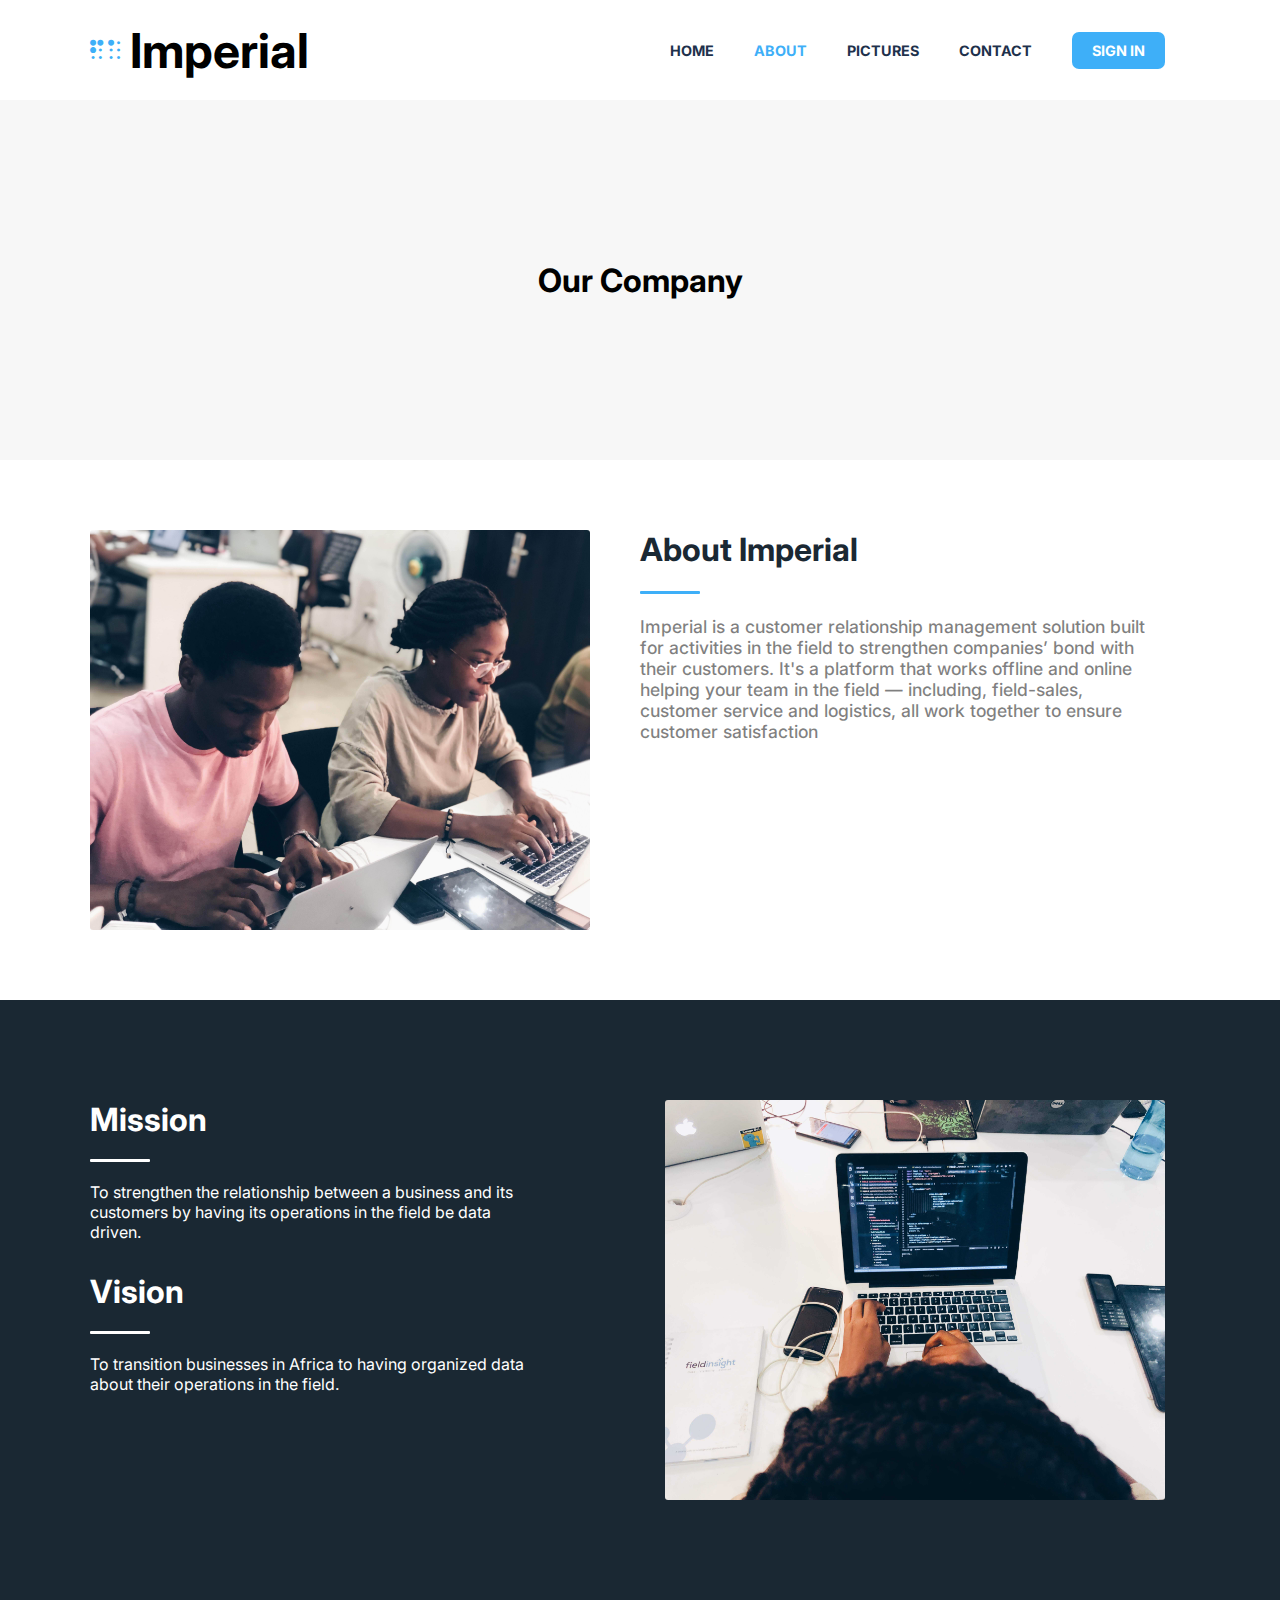
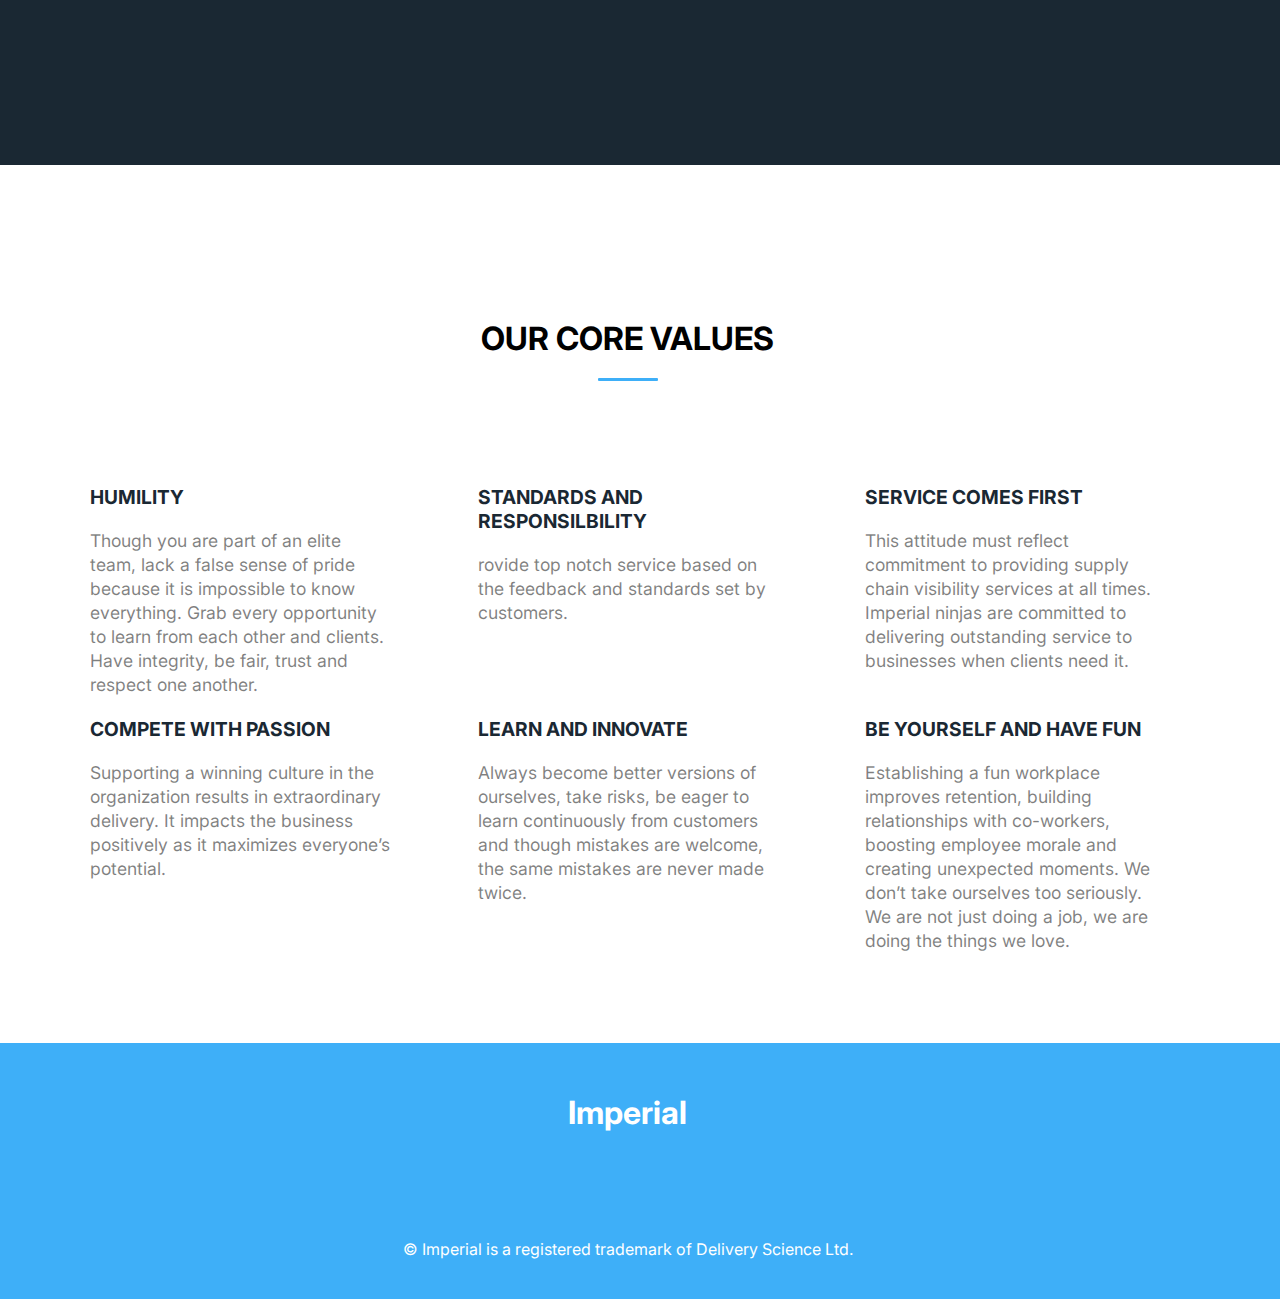
<file: pages/about.html>
<!DOCTYPE html>
<html lang="en">
  <head>
    <meta charset="UTF-8" />
    <link
      rel="stylesheet"
      href="https://cdnjs.cloudflare.com/ajax/libs/font-awesome/5.15.4/css/all.min.css"
      integrity="sha512-1ycn6IcaQQ40/MKBW2W4Rhis/DbILU74C1vSrLJxCq57o941Ym01SwNsOMqvEBFlcgUa6xLiPY/NS5R+E6ztJQ=="
      crossorigin="anonymous"
      referrerpolicy="no-referrer"
    />
    <link
      href="https://fonts.googleapis.com/css2?family=Montserrat:wght@400;500&family=Poppins:wght@300;400;500;600&family=Roboto:wght@300;400;500&family=Inter:wght@200;300;400;500;600;700;800;900&family=Mulish:wght@500;600;700&display=swap"
      rel="stylesheet"
    />
    <link rel="stylesheet" href="../css/main.css" />
    <meta name="viewport" content="width=device-width, initial-scale=1.0" />
    <title>Document</title>
  </head>
  <body>
    <section class="hero_section">
      <nav>
        <div class="logo">
          <i class="fas fa-braille"></i>
          <h1>Imperial</h1>
        </div>
        <label for="menu" id="nav-icon">
          <span class="menu-icon"></span>
          <span class="menu-icon"></span>
          <span class="menu-icon"></span>
        </label>
        <input type="checkbox" id="menu" />
        <div class="nav_links">
          <ul>
            <li><a href="../index.htm">HOME</a></li>
            <li class="current"><a href="/pages/about.html">ABOUT</a></li>
            <li><a href="/pages/pictures.html">PICTURES</a></li>
            <li><a href="/pages/contact.html">CONTACT</a></li>
          </ul>
          <button>SIGN IN</button>
        </div>
      </nav>
    </section>
    <!-- header -->
    <section class="about_opening">
      <h1 class="general_h1">Our Company</h1>
    </section>
    <section class="about_us">
      <img src="../assets/fi-1.jpg" />
      <div>
        <h1>About Imperial</h1>
        <hr />
        <p>
          Imperial is a customer relationship management solution built for
          activities in the field to strengthen companies’ bond with their
          customers. It's a platform that works offline and online helping your
          team in the field — including, field-sales, customer service and
          logistics, all work together to ensure customer satisfaction
        </p>
      </div>
    </section>
    <section class="mission_vision">
      <div>
        <div>
          <h1>Mission</h1>
          <hr />
          <p>
            To strengthen the relationship between a business and its customers
            by having its operations in the field be data driven.
          </p>
        </div>
        <div>
          <h1>Vision</h1>
          <hr />
          <p>
            To transition businesses in Africa to having organized data about
            their operations in the field.
          </p>
        </div>
      </div>
      <img src="../assets/fi-3.jpg" />
    </section>
    <section class="core_values">
      <div class="core_values_heading">
        <h1>OUR CORE VALUES</h1>
        <hr />
      </div>

      <div class="mission_list">
        <div>
          <h1>HUMILITY</h1>
          <p>
            Though you are part of an elite team, lack a false sense of pride
            because it is impossible to know everything. Grab every opportunity
            to learn from each other and clients. Have integrity, be fair, trust
            and respect one another.
          </p>
        </div>
        <div>
          <h1>STANDARDS AND RESPONSILBILITY</h1>
          <p>
            rovide top notch service based on the feedback and standards set by
            customers.
          </p>
        </div>
        <div>
          <h1>SERVICE COMES FIRST</h1>
          <p>
            This attitude must reflect commitment to providing supply chain
            visibility services at all times. Imperial ninjas are committed to
            delivering outstanding service to businesses when clients need it.
          </p>
        </div>
      </div>

      <div class="mission_list">
        <div>
          <h1>COMPETE WITH PASSION</h1>
          <p>
            Supporting a winning culture in the organization results in
            extraordinary delivery. It impacts the business positively as it
            maximizes everyone’s potential.
          </p>
        </div>
        <div>
          <h1>LEARN AND INNOVATE</h1>
          <p>
            Always become better versions of ourselves, take risks, be eager to
            learn continuously from customers and though mistakes are welcome,
            the same mistakes are never made twice.
          </p>
        </div>
        <div>
          <h1>BE YOURSELF AND HAVE FUN</h1>
          <p>
            Establishing a fun workplace improves retention, building
            relationships with co-workers, boosting employee morale and creating
            unexpected moments. We don’t take ourselves too seriously. We are
            not just doing a job, we are doing the things we love.
          </p>
        </div>
      </div>
    </section>
    <!-- footer -->
    <footer>
      <h1>Imperial</h1>
      <p>© Imperial is a registered trademark of Delivery Science Ltd.</p>
    </footer>
  </body>
</html>
</file>
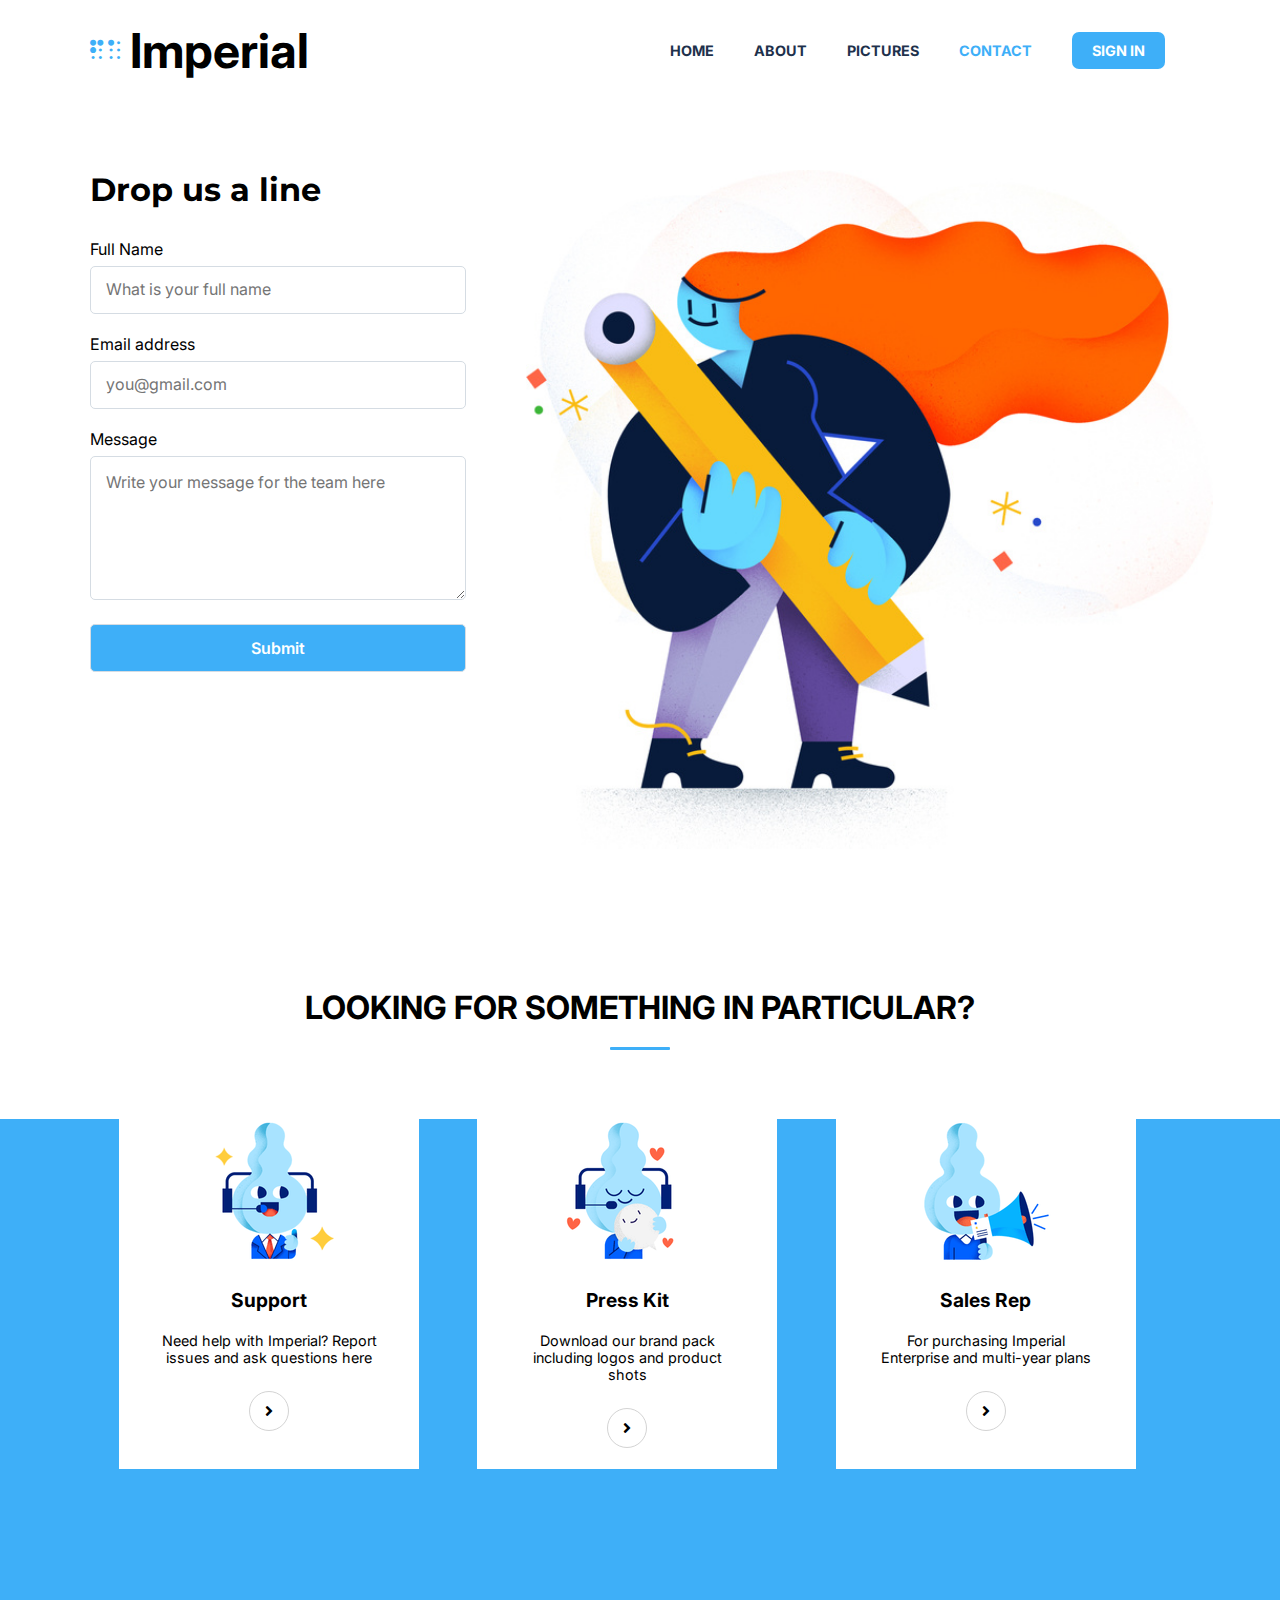
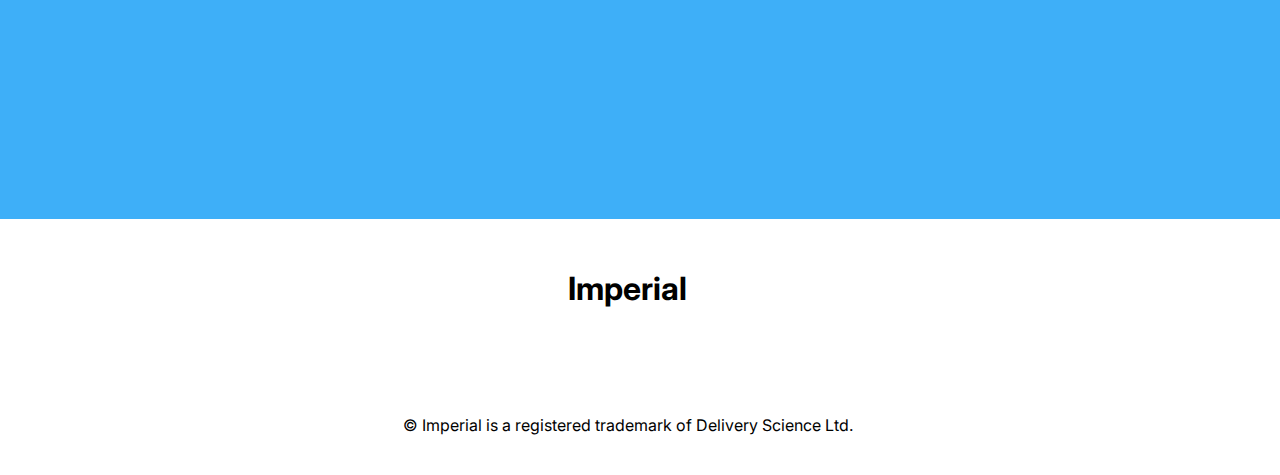
<file: pages/contact.html>
<!DOCTYPE html>
<html lang="en">
  <head>
    <meta charset="UTF-8" />
    <link
      rel="stylesheet"
      href="https://cdnjs.cloudflare.com/ajax/libs/font-awesome/5.15.4/css/all.min.css"
      integrity="sha512-1ycn6IcaQQ40/MKBW2W4Rhis/DbILU74C1vSrLJxCq57o941Ym01SwNsOMqvEBFlcgUa6xLiPY/NS5R+E6ztJQ=="
      crossorigin="anonymous"
      referrerpolicy="no-referrer"
    />
    <link
      href="https://fonts.googleapis.com/css2?family=Montserrat:wght@400;500&family=Poppins:wght@300;400;500;600&family=Roboto:wght@300;400;500&family=Inter:wght@200;300;400;500;600;700;800;900&family=Mulish:wght@500;600;700&display=swap"
      rel="stylesheet"
    />
    <link rel="stylesheet" href="../css/main.css" />
    <meta name="viewport" content="width=device-width, initial-scale=1.0" />
    <title>Document</title>
  </head>
  <body>
    <section class="hero_section">
      <nav>
        <div class="logo">
          <i class="fas fa-braille"></i>
          <h1>Imperial</h1>
        </div>
        <label for="menu" id="nav-icon">
          <span class="menu-icon"></span>
          <span class="menu-icon"></span>
          <span class="menu-icon"></span>
        </label>
        <input type="checkbox" id="menu" />
        <div class="nav_links">
          <ul>
            <li><a href="../index.htm">HOME</a></li>
            <li><a href="/pages/about.html">ABOUT</a></li>
            <li><a href="/pages/pictures.html">PICTURES</a></li>
            <li class="current"><a href="/pages/contact.html">CONTACT</a></li>
          </ul>
          <button>SIGN IN</button>
        </div>
      </nav>
    </section>
    <section class="contact_form">
      <div>
        <h1>Drop us a line</h1>
        <label for="fname">Full Name</label>
        <input
          placeholder="What is your full name"
          type="text"
          id="fname"
          name="fname"
        />
        <label for="email">Email address</label>
        <input
          placeholder="you@gmail.com"
          type="email"
          id="email"
          name="email"
        />
        <label for="message">Message</label>

        <textarea
          id="message"
          placeholder="Write your message for the team here"
          name="message"
          cols="30"
          rows="7"
        ></textarea>
        <input type="submit" value="Submit" />
      </div>
      <div>
        <img src="../assets/save.jpg" />
      </div>
    </section>
    <section class="support_list">
      <div class="support_list_heading">
        <h1>Looking for something in particular?</h1>
        <hr />
      </div>
      <div class="assist_list">
        <div>
          <img src="../assets/contact1.png" alt="" />
          <h1>Support</h1>
          <p>Need help with Imperial? Report issues and ask questions here</p>
          <i class="fas fa-angle-right"></i>
        </div>
        <div>
          <img src="../assets/contact2.png" alt="" />
          <h1>Press Kit</h1>
          <p>Download our brand pack including logos and product shots</p>
          <i class="fas fa-angle-right"></i>
        </div>
        <div>
          <img src="../assets/contact3.png" alt="" />
          <h1>Sales Rep</h1>
          <p>For purchasing Imperial Enterprise and multi-year plans</p>
          <i class="fas fa-angle-right"></i>
        </div>
      </div>
    </section>
    <!-- footer -->
    <footer style="background-color: white; color: black">
      <h1>Imperial</h1>
      <p>© Imperial is a registered trademark of Delivery Science Ltd.</p>
    </footer>
  </body>
</html>
</file>
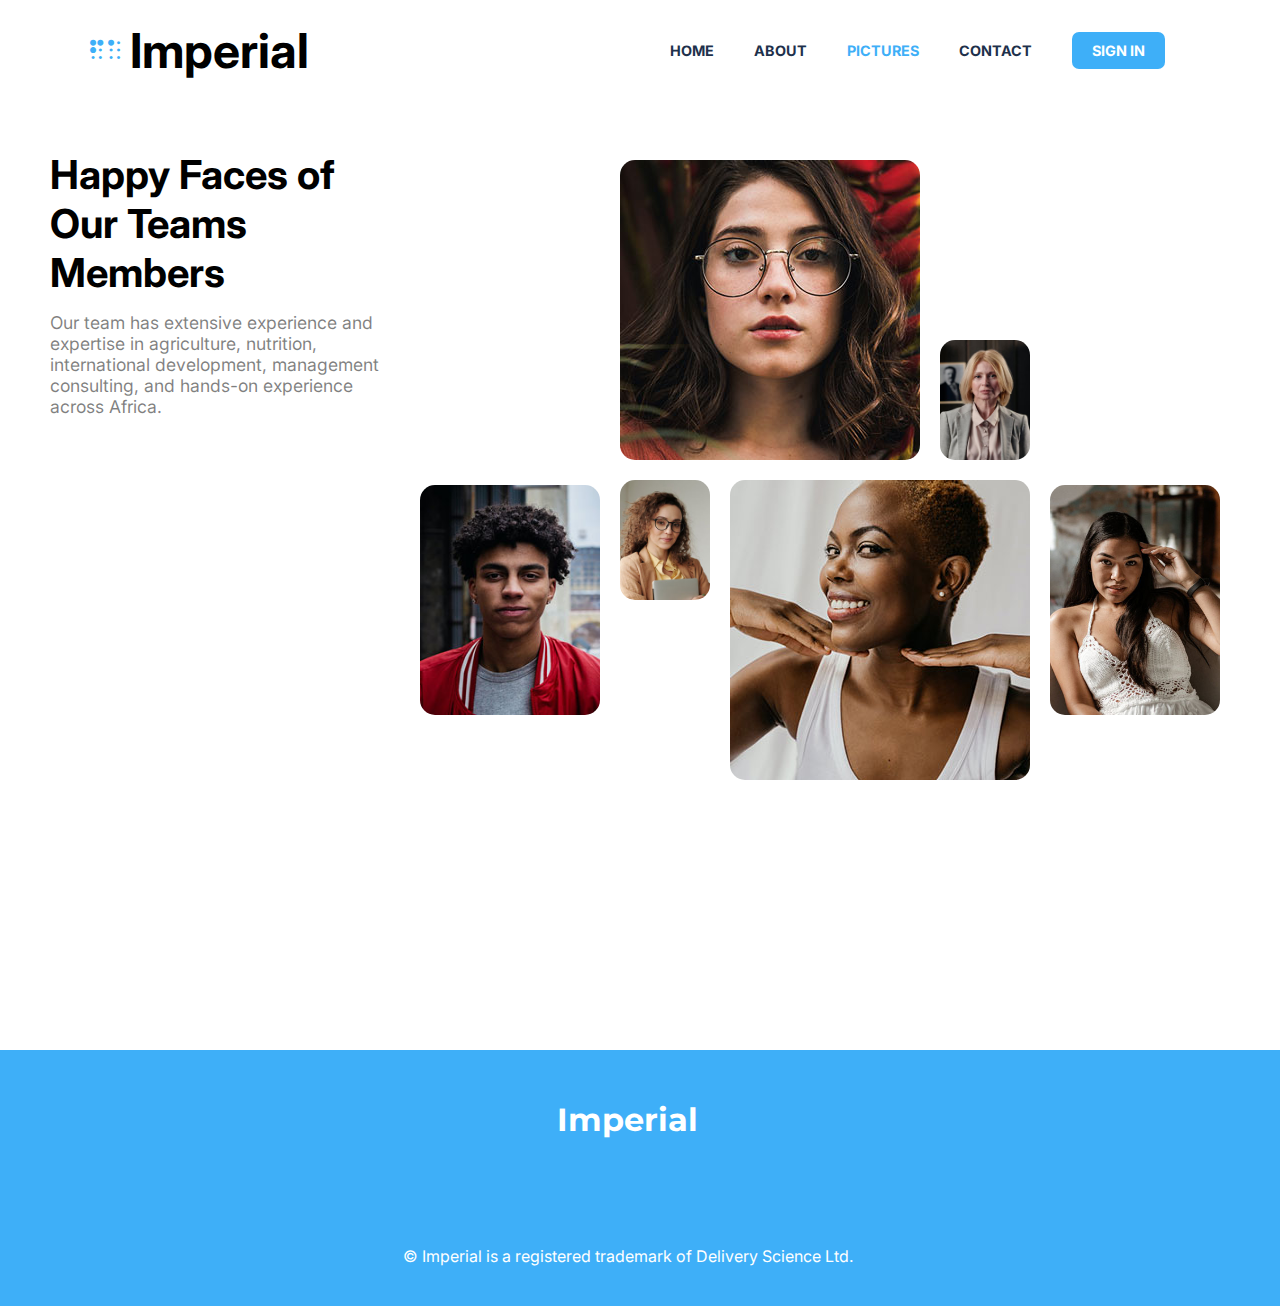
<file: pages/pictures.html>
<!DOCTYPE html>
<html lang="en">
  <head>
    <meta charset="UTF-8" />
    <link
      rel="stylesheet"
      href="https://cdnjs.cloudflare.com/ajax/libs/font-awesome/5.15.4/css/all.min.css"
      integrity="sha512-1ycn6IcaQQ40/MKBW2W4Rhis/DbILU74C1vSrLJxCq57o941Ym01SwNsOMqvEBFlcgUa6xLiPY/NS5R+E6ztJQ=="
      crossorigin="anonymous"
      referrerpolicy="no-referrer"
    />
    <link
      href="https://fonts.googleapis.com/css2?family=Montserrat:wght@400;500&family=Poppins:wght@300;400;500;600&family=Roboto:wght@300;400;500&family=Inter:wght@200;300;400;500;600;700;800;900&family=Mulish:wght@500;600;700&display=swap"
      rel="stylesheet"
    />
    <link rel="stylesheet" href="../css/main.css" />
    <meta name="viewport" content="width=device-width, initial-scale=1.0" />
    <title>Document</title>
  </head>
  <body>
    <section class="hero_section">
      <nav>
        <div class="logo">
          <i class="fas fa-braille"></i>
          <h1>Imperial</h1>
        </div>
        <label for="menu" id="nav-icon">
          <span class="menu-icon"></span>
          <span class="menu-icon"></span>
          <span class="menu-icon"></span>
        </label>
        <input type="checkbox" id="menu" />
        <div class="nav_links">
          <ul>
            <li><a href="../index.htm">HOME</a></li>
            <li><a href="/pages/about.html">ABOUT</a></li>
            <li class="current"><a href="/pages/pictures.html">PICTURES</a></li>
            <li><a href="/pages/contact.html">CONTACT</a></li>
          </ul>
          <button>SIGN IN</button>
        </div>
      </nav>
    </section>
    <section class="pictures">
      <div>
        <h1>Happy Faces of Our Teams Members</h1>
        <p>
          Our team has extensive experience and expertise in agriculture,
          nutrition, international development, management consulting, and
          hands-on experience across Africa.
        </p>
      </div>
      <div><img src="../assets/student1.jpg" alt="" /></div>
      <div>
        <div>
          <img src="../assets/student3.jpg" alt="" />
          <img src="../assets/student6.jpg" alt="" />
        </div>
        <div>
          <img src="../assets/student5.jpg" alt="" />
          <img src="../assets/student4.jpg" alt="" />
        </div>
      </div>
      <div>
        <img src="../assets/student2.jpg" alt="" />
      </div>
    </section>
    <!-- footer -->
    <footer>
      <h1 style="font-family: 'Montserrat'">Imperial</h1>
      <p>© Imperial is a registered trademark of Delivery Science Ltd.</p>
    </footer>
  </body>
</html>
</file>
<file: css/main.css>
:root {
  --blue: #3eaff8;
  --black: #1e314c;
  --black3: #1a2833;
  --black2: rgba(0, 0, 0s, 0.5);
  --background: rgba(0, 0, 0, 0.5);
}
* {
  margin: 0;
  padding: 0;
  box-sizing: border-box;
  font-family: 'Inter';
}

hr {
  width: 60px;
  height: 3px;
  background: var(--blue);
  border: none;
  border-radius: 1px;
}

/* nav section */
nav {
  display: flex;
  justify-content: space-between;
  padding: 0 calc((100vw - 1050px) / 2) 0 calc((100vw - 1100px) / 2) !important;
  height: 100px;
  align-items: center;
}

nav .logo {
  display: flex;
  align-items: center;
  font-size: 1.5rem;
  /* font-family: 'Montserrat'; */
}
nav .logo :nth-child(1) {
  color: var(--blue);
  margin-right: 10px;
}
.active {
  max-height: 100vh;
  overflow: hidden;
}

nav #nav-icon {
  display: none;
  margin-right: 10px;
}

nav #nav-icon .menu-icon {
  backface-visibility: hidden;
  display: block;
  height: 3px;
  min-width: 25px;
  border-radius: 5px;
  margin: 3px;
  background: var(--blue);
  transition: all 0.55s;
}

nav input {
  display: none;
}
nav .nav_links {
  height: 40px;
  display: flex;
  align-items: center;
}

nav ul {
  list-style: none;
  display: flex;
  font-weight: bold;
  font-size: 0.9rem;
}
nav ul li {
  font-weight: 700;
  color: var(--black);
  margin-right: 40px;
  transition: all 0.5s ease;
  cursor: pointer;
}
nav ul li a {
  text-decoration: none;
  color: inherit;
  cursor: pointer;
}
nav ul .current {
  color: var(--blue);
}
nav ul li:hover {
  color: var(--blue);
}
nav button {
  padding: 10px 20px;
  border: none;
  background: var(--blue);
  border-radius: 7px;
  font-size: 0.9rem;
  font-weight: 700;
  cursor: pointer;
  color: white;
  transition: all 0.5s ease;
}
nav button:hover {
  transform: translateY(-2px);
}

@media (max-width: 1060px) {
  nav {
    display: flex;
    justify-content: space-between;
    padding: 0 10px !important;
    height: 100px;
    align-items: center;
  }
}
@media (max-width: 850px) {
  nav .nav_links {
    /* display: none !important; */
    visibility: hidden;
    flex-direction: column;
    height: 100vh;
    width: 10vw;
    background: #000;
    position: absolute;
    top: 0;
    left: 0;
    z-index: 1;
    align-items: center;
    opacity: 0;
    padding-top: 150px;
    transition: opacity 0s ease-in, clip-path 1s ease 0.5s !important;
    clip-path: circle(170px at top right);
  }

  nav #nav-icon {
    display: block !important;
    position: absolute;
    right: 10px;
    z-index: 2;
  }
  #menu:checked + .nav_links {
    display: flex !important;
    opacity: 1;
    visibility: visible;
    clip-path: circle(100% at center);
    width: 100vw;
  }
  #menu:checked + .nav_links ul {
    flex-direction: column;
    max-width: max-content;
  }
  #menu:checked + .nav_links ul li {
    margin: 20px;
    font-size: 1rem;
  }
  #menu:checked + .nav_links button {
    /* padding: 10px 120px; */
    /* max-width: max-content; */
    display: none;
  }
}

/* hero section */
.hero {
  display: flex;
  height: calc(100vh - 100px);
}
.hero .hero_information {
  padding-left: calc((100vw - 1100px) / 2);
  padding-top: 100px;
}
.hero .hero_information h1 {
  font-size: 3rem;
  margin-bottom: 5px;
}
.hero .hero_information .lower_buttons {
  display: flex;
  align-items: center;
  margin-top: 30px;
}
.hero .hero_information .lower_buttons :nth-child(1) {
  background: #3eaff8;
  color: white;
  border-radius: 5px;
  height: max-content;
  padding: 12px 20px;
  border: none;
}
.hero .hero_information .lower_buttons img {
  padding: 0;
  margin: 0;
  position: relative;
  width: 166.59px;
  height: 60px;
}

.hero .hero_lottie {
  display: flex;
  justify-content: center;
  align-items: center;
}
.lottie_anime {
  height: 90%;
  width: 90%;
  /* border: 1px solid red; */
}

@media (max-width: 850px) {
  .hero {
    display: flex;
    height: max-content;
    flex-direction: column;
  }
  .hero .hero_information {
    padding-left: 10px;
    padding-top: 40px;
    padding-bottom: 30px;
  }
  .hero .hero_information h1 {
    font-size: 2.5rem;
    margin-bottom: 10px;
  }
}

/* quick about list section */
.about_list {
  min-height: 50vh;
  flex-wrap: wrap;
  display: flex;
  justify-content: space-between;
  padding: 0 calc((100vw - 1050px) / 2) 80px calc((100vw - 1100px) / 2) !important;
}

.about_list div {
  width: 300px;
}

.about_list div :nth-child(1) {
  height: 47px;
  width: 47px;
}
.about_list div h1:nth-child(2) {
  color: var(--black);
  font-size: 1.7rem;
  margin: 17px 0;
}
.about_list div :nth-child(3) {
  width: 60px;
  height: 3px;
  background: var(--blue);
  border: none;
  border-radius: 1px;
  margin-bottom: 18px;
}
.about_list div :nth-child(4) {
  color: var(--black2);
  line-height: 1.5rem;
  font-family: Poppins;
}

@media (max-width: 550px) {
  .about_list {
    justify-content: center;
    align-items: center;
    height: max-content;
  }
  .about_list div {
    margin-top: 40px;
  }
  .about_list div h1:nth-child(2) {
    color: var(--black);
    font-size: 1.5rem;
    margin: 17px 0;
  }
}

@media (max-width: 400px) {
  .about_list {
    justify-content: flex-start;
    align-items: center;
    height: max-content;
    padding: 50px 20px !important;
  }
  .about_list div {
    margin-top: 40px;
  }
  .about_list div h1:nth-child(2) {
    color: var(--black);
    font-size: 1.5rem;
    margin: 17px 0;
  }
}

/* grow your business section */
.grow_your_biz {
  height: 100vh;
  display: flex;
  padding: 100px calc((100vw - 1050px) / 2) 0 calc((100vw - 1100px) / 2) !important;
}
.grow_your_biz .grow_your_biz_content {
  min-width: 50% !important;
  padding: 100px 0;
}

.grow_your_biz .grow_your_biz_content h1 {
  color: var(--black);
}
.grow_your_biz .grow_your_biz_content hr {
  margin-bottom: 18px;
  margin: 30px 0;
}
.grow_your_biz .grow_your_biz_content p {
  color: var(--black2);
  margin: 20px 0;
}
.grow_your_biz_img {
  display: flex;
  justify-content: center;
  align-items: center;
  min-width: 50%;
}
.grow_your_biz_img img {
  width: 79%;
  height: 70%;
}

@media (max-width: 1000px) {
  .grow_your_biz {
    height: max-content;
    flex-direction: column;
    padding: 15px 20px !important;
  }
  .grow_your_biz .grow_your_biz_content {
    min-width: 50%;
    padding: 0px 0;
  }
  .grow_your_biz .grow_your_biz_content h1 {
    color: var(--black);
    font-size: 1.5rem;
  }
  .grow_your_biz .grow_your_biz_content p {
    color: var(--black2);
    margin: 30px 0;
  }
}

/* patners */
.patners {
  height: 80vh;
  display: flex;
  color: white;
  overflow: hidden;
}
.patners .patners_deep {
  background: #1a2833;
  min-width: 50%;
  padding: 110px 20px 50px calc((100vw - 1100px) / 2);
}
.patners .patners_deep h1 {
  font-size: 2rem;
}
.patners .patners_deep hr {
  margin: 22px 0;
}
.patners .patners_deep p {
  font-weight: 500;
}
.patners .patners_deep div {
  margin-top: 100px;
  display: flex;
  flex-wrap: wrap;
}
.patners .patners_deep div img {
  margin-right: 10px;
}
.patners .patners_light {
  background: #3eaff8 !important;
  padding: 110px calc((100vw - 1200px) / 2) 50px 50px;
}

@media (max-width: 1100px) {
  .patners {
    flex-direction: column;
    height: max-content;
    margin-bottom: 30px;
  }
  .patners .patners_deep {
    background: #1a2833;
    min-width: 50%;
    padding: 80px 20px;
  }
  .patners .patners_deep div {
    justify-content: space-evenly;
  }
}

/* stories */
.stories {
  min-height: 80vh;
  width: 100%;
}
.stories_stories {
  height: 200px;
  display: flex;
  justify-content: center;
  align-items: center;
  flex-direction: column;
}

.stories_stories hr {
  margin-bottom: 18px;
  margin: 10px 0;
  color: var(--black);
}
.stories_flex {
  display: flex;
  gap: 60px;
  padding: 0 calc((100vw - 1050px) / 2) 0 calc((100vw - 1100px) / 2) !important;
}
.stories_flex div {
  min-width: 50%;
  min-height: 100%;
}
.stories_flex div :nth-child(1) {
  width: 70px;
  height: 70px;
}
.stories_flex div :nth-child(2) {
  font-size: 1.1rem;
  margin: 12px 0;
}
.stories_flex div :nth-child(4) {
  color: var(--black2);
  font-weight: 500;
  font-size: 1.1rem;
}
.stories_flex div :nth-child(3) {
  color: rgb(26, 40, 51);
  font-size: 1.1rem;
  margin-bottom: 15px;
}

@media (max-width: 1100px) {
  .stories_flex {
    flex-direction: column;
    padding: 20px !important;
    gap: 0px;
  }
  .stories_stories {
    height: 100px;
    margin-top: 40px;
  }
  .stories_flex div {
    margin-top: 30px;
  }
  .stories_flex div :nth-child(4) {
    font-size: 1rem;
  }
}

/* footer */
footer {
  height: 20vw;

  display: flex;
  flex-direction: column;
  align-items: center;
  justify-content: space-between;
  background: var(--blue);
  color: white;
  padding: 50px calc((100vw - 1050px) / 2) 40px calc((100vw - 1100px) / 2) !important;
}

@media (max-width: 1100px) {
  footer {
    padding: 70px 20px !important;
    height: max-content;
    margin-top: 40px;
  }
  footer h1 {
    margin-bottom: 40px;
    font-size: 1.7rem;
  }
  footer p {
    text-align: center;
  }
}

/* About Page */
.about_opening {
  height: 40vh;
  display: flex;
  justify-content: center;
  align-items: center;
  background: #f7f7f7;
}
.about_us {
  display: flex;
  padding: 70px calc((100vw - 1050px) / 2) 70px calc((100vw - 1100px) / 2) !important;
}
.about_us img {
  height: 400px;
  width: 500px;
  border-radius: 3px;
  margin-right: 50px;
}
.about_us h1 {
  color: var(--black3);
}
.about_us hr {
  margin: 22px 0;
}
.about_us p {
  color: rgba(0, 0, 0, 0.5);
  font-weight: 500;
  font-size: 1.1rem;
}

@media (max-width: 1000px) {
  .about_us {
    padding: 100px 20px 70px 20px !important;
  }
  .about_us img {
    height: 300px;
    width: 400px;
  }
}
@media (max-width: 700px) {
  .about_us {
    flex-direction: column;
    padding: 100px 20px 50px !important;
    height: max-content;
  }
  .about_us img {
    width: auto;
    border-radius: 3px;
    margin-right: 0px;
    margin-bottom: 20px;
    object-fit: contain;
  }
}

/* mission vision */
.mission_vision {
  height: 85vh;
  color: white;
  background: var(--black3);
  display: flex;
  padding: 100px calc((100vw - 1050px) / 2) 70px calc((100vw - 1100px) / 2) !important;
}

.mission_vision div {
  padding-right: 60px;
  margin-bottom: 30px;
}
.mission_vision hr {
  background: white;
  margin: 20px 0;
}
.mission_vision img {
  border-radius: 3px;
  height: 400px;
  width: 500px;
}

@media (max-width: 1000px) {
  .mission_vision {
    padding: 100px 20px 70px 20px !important;
  }
  .mission_vision img {
    height: 300px;
    width: 400px;
  }
  .mission_vision div {
    padding-right: 20px;
  }
}

@media (max-width: 700px) {
  .mission_vision {
    flex-direction: column;
    height: max-content;
  }
  .mission_vision img {
    width: auto;
    object-fit: contain;
  }
  .mission_vision div {
    padding-right: 20px;
    margin-bottom: 30px;
  }
}

/* core values */
.core_values {
  height: max-content;
  padding: 70px calc((100vw - 1050px) / 2) 70px calc((100vw - 1100px) / 2) !important;
}
.core_values_heading {
  height: 250px;
  display: flex;
  justify-content: center;
  flex-direction: column;
  align-items: center;
}
.core_values_heading hr {
  margin: 20px 0px;
}

.core_values div div h1 {
  font-size: 1.2rem;
  margin-bottom: 20px;
  color: var(--black3);
}
.core_values div div {
  width: 300px;
  margin-bottom: 20px;
}
.core_values div div p {
  color: rgba(0, 0, 0, 0.5);
  font-size: 1.1rem;
  line-height: 1.5rem;
}
.mission_list {
  display: flex;
  justify-content: space-between;
  flex-wrap: wrap;
}

@media (max-width: 900px) {
  .mission_list {
    display: flex;

    flex-wrap: wrap;
    justify-content: center;
  }
}

/* Pictures page */
.pictures {
  display: flex;
  height: 100vh;
  margin-top: 50px;
  padding: 0 50px;
}
.pictures h1 {
  font-size: 2.5rem;
}
.pictures p {
  color: rgba(0, 0, 0, 0.5);
  font-size: 1.1rem;
  margin-top: 15px;
}
.pictures img {
  border-radius: 15px;
  margin: 10px;
}
.pictures :nth-child(2) {
  display: flex;
  justify-content: center;

  align-items: center;
}
.pictures :nth-child(2) img {
  height: 230px;
  width: 180px;
  align-self: center;
}
/*  */
.pictures :nth-child(3) {
  display: flex;
  flex-direction: column;
}
.pictures :nth-child(3) :nth-of-type(1) {
  display: flex;
  align-items: flex-end;
  flex-wrap: wrap;
}
.pictures :nth-child(3) :nth-of-type(1) :nth-child(2) {
  width: 90px;
  height: 120px;
}
.pictures :nth-child(3) :nth-of-type(2) {
  display: flex;
  flex-direction: row;
  align-items: flex-end;
  /* flex-wrap: wrap; */
}
.pictures :nth-child(3) :nth-of-type(2) :nth-child(1) {
  width: 90px;
  height: 120px;

  align-self: flex-start;
}
.pictures :nth-child(3) :nth-of-type(2) :nth-child(2) {
  width: auto;
  height: auto;
}
/*  */
.pictures :nth-child(4) {
  display: flex;
  justify-content: center;

  align-items: center;
}
.pictures :nth-child(4) img {
  height: 230px;
  width: 170px;
  align-self: center;
}

@media (max-width: 900px) {
  .pictures {
    flex-direction: column;
    height: auto;
    padding: 7px;
  }
  .pictures p {
    margin-bottom: 40px;
  }
}
@media (max-width: 450px) {
  .pictures :nth-child(3) :nth-of-type(2) {
    flex-wrap: wrap;
  }
  .pictures h1 {
    font-size: 2rem;
  }
}

/* About Page */
.contact_form {
  display: flex;
  padding: 70px calc((100vw - 1050px) / 2) 70px calc((100vw - 1100px) / 2);
}
.contact_form :first-child h1 {
  font-size: 2rem;
  margin-bottom: 30px;
  font-family: 'Montserrat';
}
.contact_form :first-child {
  min-width: 35%;
}
.contact_form :last-child {
  min-width: 75%;
  padding: 0px 30px;
  /* border: 1px solid red; */
}
.contact_form :last-child img {
  width: 100%;
  height: 100%;
}
.contact_form :first-child label,
.contact_form :first-child input {
  display: block;
}
.contact_form :first-child label {
  margin-bottom: 7px;
}
.contact_form :first-child input,
textarea {
  margin-bottom: 20px;
  border: 1px solid #d5dce3;
  width: 100%;
  padding: 15px;
  border-radius: 5px;
}
::placeholder {
  font-size: 1rem;
}
.contact_form input[type='submit'] {
  background: var(--blue);
  color: white;
  font-weight: 600;
  font-size: 1rem;
  padding: 13px 15px;
}
@media (max-width: 1100px) {
  .contact_form {
    padding: 70px 10px 70px 10px;
    overflow: hidden;
  }
  .contact_form :first-child {
    min-width: max-content;
  }
  .contact_form :last-child {
    min-width: max-content;
    padding: 0px 5px;
    /* border: 1px solid red; */
  }
}

@media (max-width: 850px) {
  .contact_form {
    flex-direction: column;
  }
  .contact_form :last-child {
    min-width: 100%;
    padding: 0px 5px;
    /* border: 1px solid red; */
    display: flex;
    justify-content: center;
    align-items: center;
  }
  .contact_form :last-child img {
    width: 100% !important;
    height: 100% !important;
    margin-top: 0px;
  }
}
/* support list */
.support_list {
  min-height: 100vh;
  background: var(--blue);
}
.support_list_heading {
  height: 200px;
  background: white;
  display: flex;
  justify-content: center;
  align-items: center;
  flex-direction: column;
}
.support_list_heading h1 {
  margin-bottom: 20px;
  text-transform: uppercase;
}
.assist_list {
  display: flex;
  flex-wrap: wrap;
  justify-content: space-around;
  padding: 0 calc((100vw - 1050px) / 2) 0 calc((100vw - 1100px) / 2);
}
.assist_list div {
  height: 350px;
  width: 300px;
  background: white;
  padding: 0 40px;
  display: flex;
  flex-direction: column;
  align-items: center;
}
.assist_list div :nth-child(2) {
  font-size: 1.2rem;
  margin-top: 25px;
  margin-bottom: 20px;
}
.assist_list div :nth-child(3) {
  font-size: 0.9rem;
  margin-bottom: 5px;
  text-align: center;
}
.assist_list div :nth-child(4) {
  border-radius: 20px;
  height: 40px;
  width: 40px;
  border: 1px solid lightgray;
  display: flex;
  justify-content: center;
  align-items: center;
  transition: all 0.6s ease;
  margin-top: 20px;
}
.assist_list div :nth-child(4):hover {
  background: var(--blue);
}
@media (max-width: 850px) {
  .support_list_heading h1 {
    text-align: center;
    font-size: 1.3rem;
  }
  .support_list {
    height: max-content;
  }
  .assist_list {
    padding: 20px;
  }
  .assist_list div {
    margin-top: 20px;
    border-radius: 5px;
  }
}
</file>
